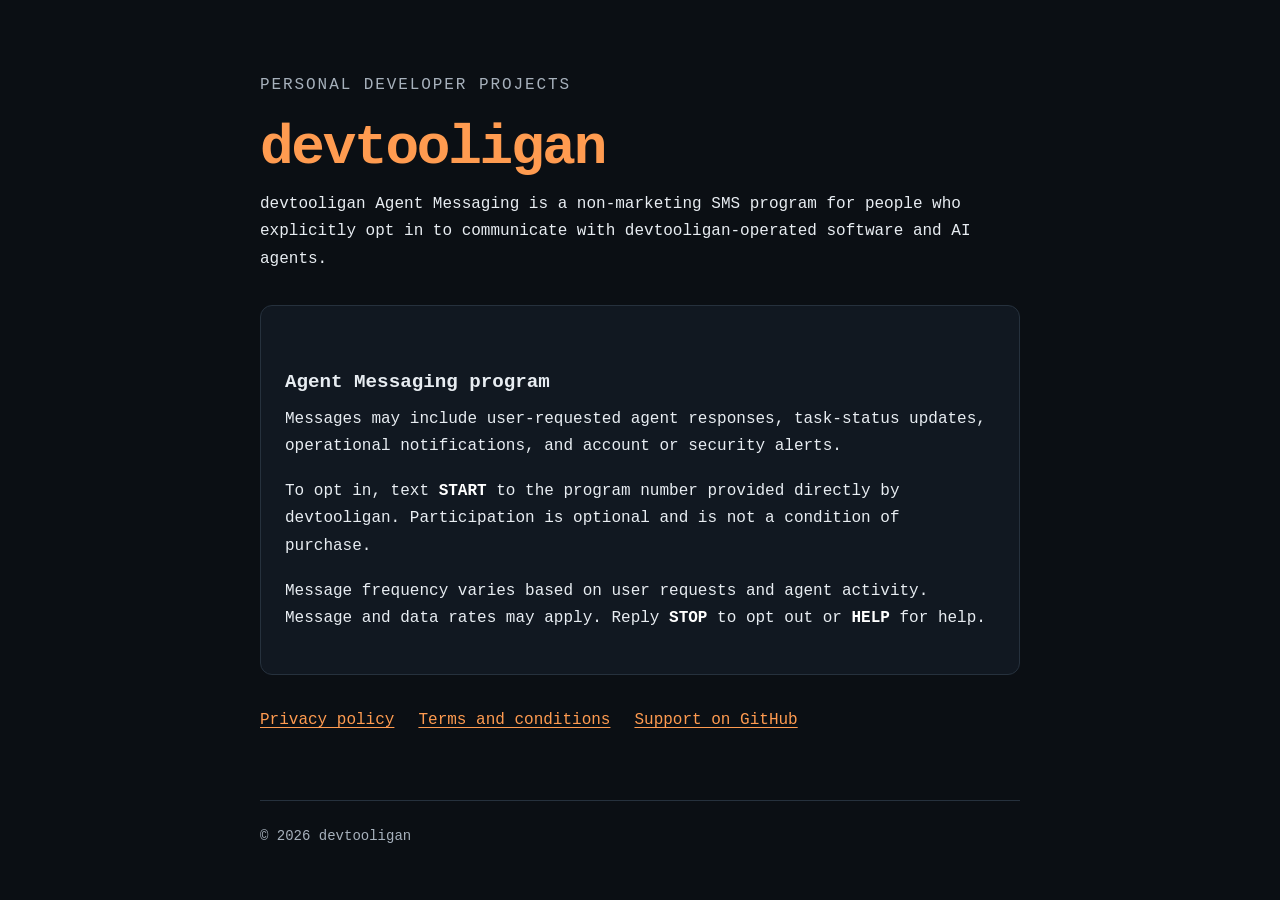
<file: index.html>
<!doctype html>
<html lang="en">
  <head>
    <meta charset="utf-8">
    <meta name="viewport" content="width=device-width, initial-scale=1">
    <meta name="description" content="Public information for the devtooligan Agent Messaging program.">
    <title>devtooligan Agent Messaging</title>
    <link rel="stylesheet" href="/styles.css">
  </head>
  <body>
    <main>
      <p class="eyebrow">Personal developer projects</p>
      <h1>devtooligan</h1>
      <p>
        devtooligan Agent Messaging is a non-marketing SMS program for people who explicitly opt in
        to communicate with devtooligan-operated software and AI agents.
      </p>

      <section class="card" aria-labelledby="program-heading">
        <h2 id="program-heading">Agent Messaging program</h2>
        <p>
          Messages may include user-requested agent responses, task-status updates, operational
          notifications, and account or security alerts.
        </p>
        <p>
          To opt in, text <strong>START</strong> to the program number provided directly by
          devtooligan. Participation is optional and is not a condition of purchase.
        </p>
        <p>
          Message frequency varies based on user requests and agent activity. Message and data rates
          may apply. Reply <strong>STOP</strong> to opt out or <strong>HELP</strong> for help.
        </p>
      </section>

      <nav aria-label="Legal and support links">
        <ul class="links">
          <li><a href="/privacy/">Privacy policy</a></li>
          <li><a href="/terms/">Terms and conditions</a></li>
          <li><a href="https://github.com/devtooligan">Support on GitHub</a></li>
        </ul>
      </nav>
    </main>
    <footer>© 2026 devtooligan</footer>
  </body>
</html>
</file>
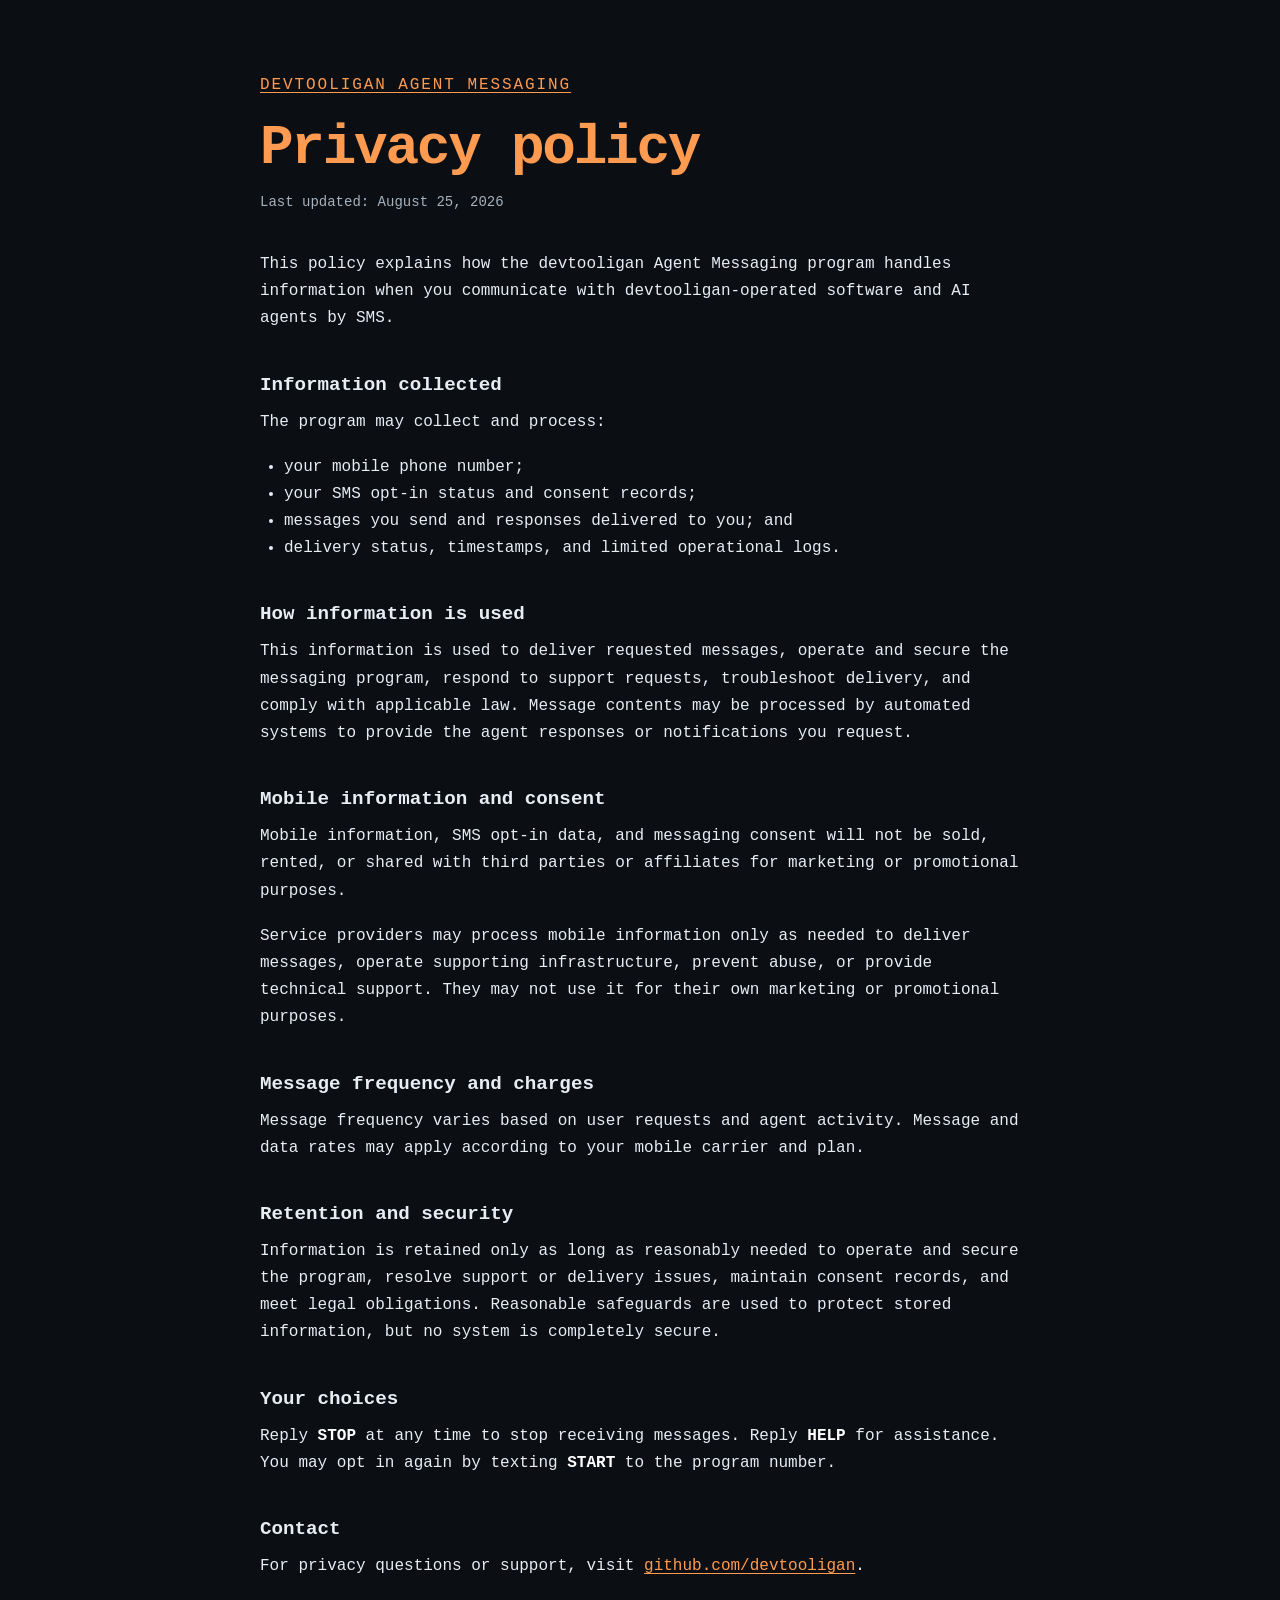
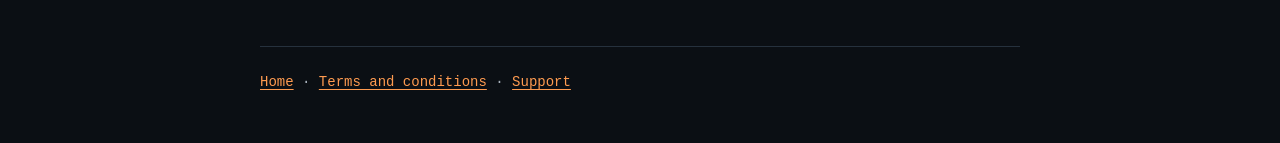
<file: privacy/index.html>
<!doctype html>
<html lang="en">
  <head>
    <meta charset="utf-8">
    <meta name="viewport" content="width=device-width, initial-scale=1">
    <meta name="description" content="Privacy policy for the devtooligan Agent Messaging program.">
    <title>Privacy Policy | devtooligan Agent Messaging</title>
    <link rel="stylesheet" href="/styles.css">
  </head>
  <body>
    <main>
      <p class="eyebrow"><a href="/">devtooligan Agent Messaging</a></p>
      <h1>Privacy policy</h1>
      <p class="updated">Last updated: August 25, 2026</p>

      <p>
        This policy explains how the devtooligan Agent Messaging program handles information when
        you communicate with devtooligan-operated software and AI agents by SMS.
      </p>

      <h2>Information collected</h2>
      <p>The program may collect and process:</p>
      <ul>
        <li>your mobile phone number;</li>
        <li>your SMS opt-in status and consent records;</li>
        <li>messages you send and responses delivered to you; and</li>
        <li>delivery status, timestamps, and limited operational logs.</li>
      </ul>

      <h2>How information is used</h2>
      <p>
        This information is used to deliver requested messages, operate and secure the messaging
        program, respond to support requests, troubleshoot delivery, and comply with applicable law.
        Message contents may be processed by automated systems to provide the agent responses or
        notifications you request.
      </p>

      <h2>Mobile information and consent</h2>
      <p>
        Mobile information, SMS opt-in data, and messaging consent will not be sold, rented, or
        shared with third parties or affiliates for marketing or promotional purposes.
      </p>
      <p>
        Service providers may process mobile information only as needed to deliver messages, operate
        supporting infrastructure, prevent abuse, or provide technical support. They may not use it
        for their own marketing or promotional purposes.
      </p>

      <h2>Message frequency and charges</h2>
      <p>
        Message frequency varies based on user requests and agent activity. Message and data rates
        may apply according to your mobile carrier and plan.
      </p>

      <h2>Retention and security</h2>
      <p>
        Information is retained only as long as reasonably needed to operate and secure the program,
        resolve support or delivery issues, maintain consent records, and meet legal obligations.
        Reasonable safeguards are used to protect stored information, but no system is completely secure.
      </p>

      <h2>Your choices</h2>
      <p>
        Reply <strong>STOP</strong> at any time to stop receiving messages. Reply
        <strong>HELP</strong> for assistance. You may opt in again by texting
        <strong>START</strong> to the program number.
      </p>

      <h2>Contact</h2>
      <p>
        For privacy questions or support, visit
        <a href="https://github.com/devtooligan">github.com/devtooligan</a>.
      </p>
    </main>
    <footer>
      <a href="/">Home</a> · <a href="/terms/">Terms and conditions</a> ·
      <a href="https://github.com/devtooligan">Support</a>
    </footer>
  </body>
</html>
</file>
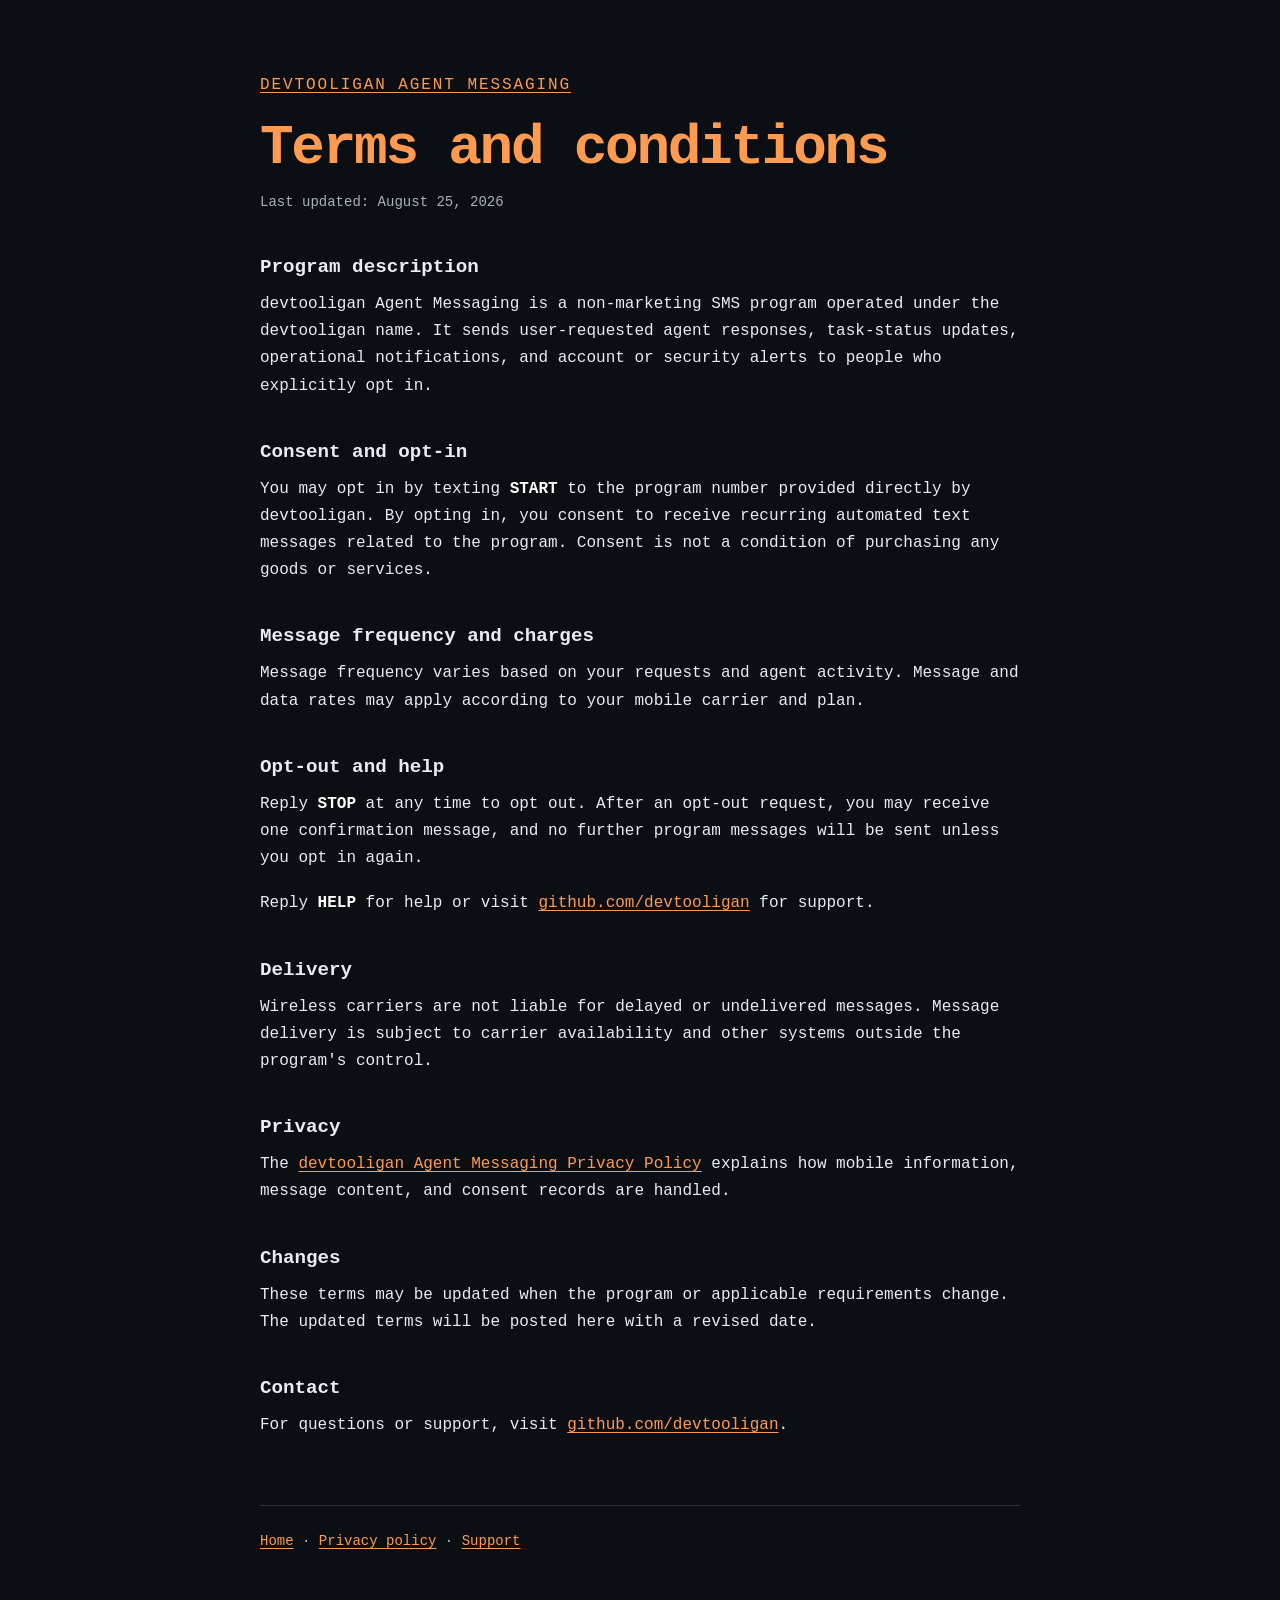
<file: terms/index.html>
<!doctype html>
<html lang="en">
  <head>
    <meta charset="utf-8">
    <meta name="viewport" content="width=device-width, initial-scale=1">
    <meta name="description" content="Terms and conditions for the devtooligan Agent Messaging program.">
    <title>Terms and Conditions | devtooligan Agent Messaging</title>
    <link rel="stylesheet" href="/styles.css">
  </head>
  <body>
    <main>
      <p class="eyebrow"><a href="/">devtooligan Agent Messaging</a></p>
      <h1>Terms and conditions</h1>
      <p class="updated">Last updated: August 25, 2026</p>

      <h2>Program description</h2>
      <p>
        devtooligan Agent Messaging is a non-marketing SMS program operated under the devtooligan
        name. It sends user-requested agent responses, task-status updates, operational notifications,
        and account or security alerts to people who explicitly opt in.
      </p>

      <h2>Consent and opt-in</h2>
      <p>
        You may opt in by texting <strong>START</strong> to the program number provided directly by
        devtooligan. By opting in, you consent to receive recurring automated text messages related
        to the program. Consent is not a condition of purchasing any goods or services.
      </p>

      <h2>Message frequency and charges</h2>
      <p>
        Message frequency varies based on your requests and agent activity. Message and data rates
        may apply according to your mobile carrier and plan.
      </p>

      <h2>Opt-out and help</h2>
      <p>
        Reply <strong>STOP</strong> at any time to opt out. After an opt-out request, you may receive
        one confirmation message, and no further program messages will be sent unless you opt in again.
      </p>
      <p>
        Reply <strong>HELP</strong> for help or visit
        <a href="https://github.com/devtooligan">github.com/devtooligan</a> for support.
      </p>

      <h2>Delivery</h2>
      <p>
        Wireless carriers are not liable for delayed or undelivered messages. Message delivery is
        subject to carrier availability and other systems outside the program's control.
      </p>

      <h2>Privacy</h2>
      <p>
        The <a href="/privacy/">devtooligan Agent Messaging Privacy Policy</a> explains how mobile
        information, message content, and consent records are handled.
      </p>

      <h2>Changes</h2>
      <p>
        These terms may be updated when the program or applicable requirements change. The updated
        terms will be posted here with a revised date.
      </p>

      <h2>Contact</h2>
      <p>
        For questions or support, visit
        <a href="https://github.com/devtooligan">github.com/devtooligan</a>.
      </p>
    </main>
    <footer>
      <a href="/">Home</a> · <a href="/privacy/">Privacy policy</a> ·
      <a href="https://github.com/devtooligan">Support</a>
    </footer>
  </body>
</html>
</file>
<file: styles.css>
:root {
  color-scheme: dark;
  --background: #0b0f14;
  --panel: #111821;
  --text: #e8edf2;
  --muted: #a7b1bc;
  --accent: #ff9b50;
  --border: #26313d;
}

* {
  box-sizing: border-box;
}

body {
  margin: 0;
  background: var(--background);
  color: var(--text);
  font-family: ui-monospace, SFMono-Regular, Menlo, Monaco, Consolas, "Liberation Mono", monospace;
  font-size: 16px;
  line-height: 1.7;
}

main,
footer {
  width: min(760px, calc(100% - 40px));
  margin-inline: auto;
}

main {
  padding: 72px 0 48px;
}

footer {
  padding: 24px 0 48px;
  border-top: 1px solid var(--border);
  color: var(--muted);
  font-size: 14px;
}

h1,
h2 {
  line-height: 1.25;
}

h1 {
  margin: 0 0 8px;
  color: var(--accent);
  font-size: clamp(2rem, 8vw, 3.5rem);
  letter-spacing: -0.04em;
}

h2 {
  margin: 40px 0 12px;
  font-size: 1.2rem;
}

p,
ul {
  margin: 0 0 18px;
}

ul {
  padding-left: 24px;
}

a {
  color: var(--accent);
  text-underline-offset: 3px;
}

.eyebrow,
.updated {
  color: var(--muted);
}

.eyebrow {
  margin-bottom: 14px;
  text-transform: uppercase;
  letter-spacing: 0.12em;
}

.updated {
  margin-bottom: 36px;
  font-size: 14px;
}

.card {
  margin: 32px 0;
  padding: 24px;
  border: 1px solid var(--border);
  border-radius: 12px;
  background: var(--panel);
}

.links {
  display: flex;
  flex-wrap: wrap;
  gap: 12px 24px;
  padding: 0;
  list-style: none;
}

strong {
  color: #ffffff;
}

@media (max-width: 520px) {
  main {
    padding-top: 44px;
  }

  .card {
    padding: 18px;
  }
}
</file>
